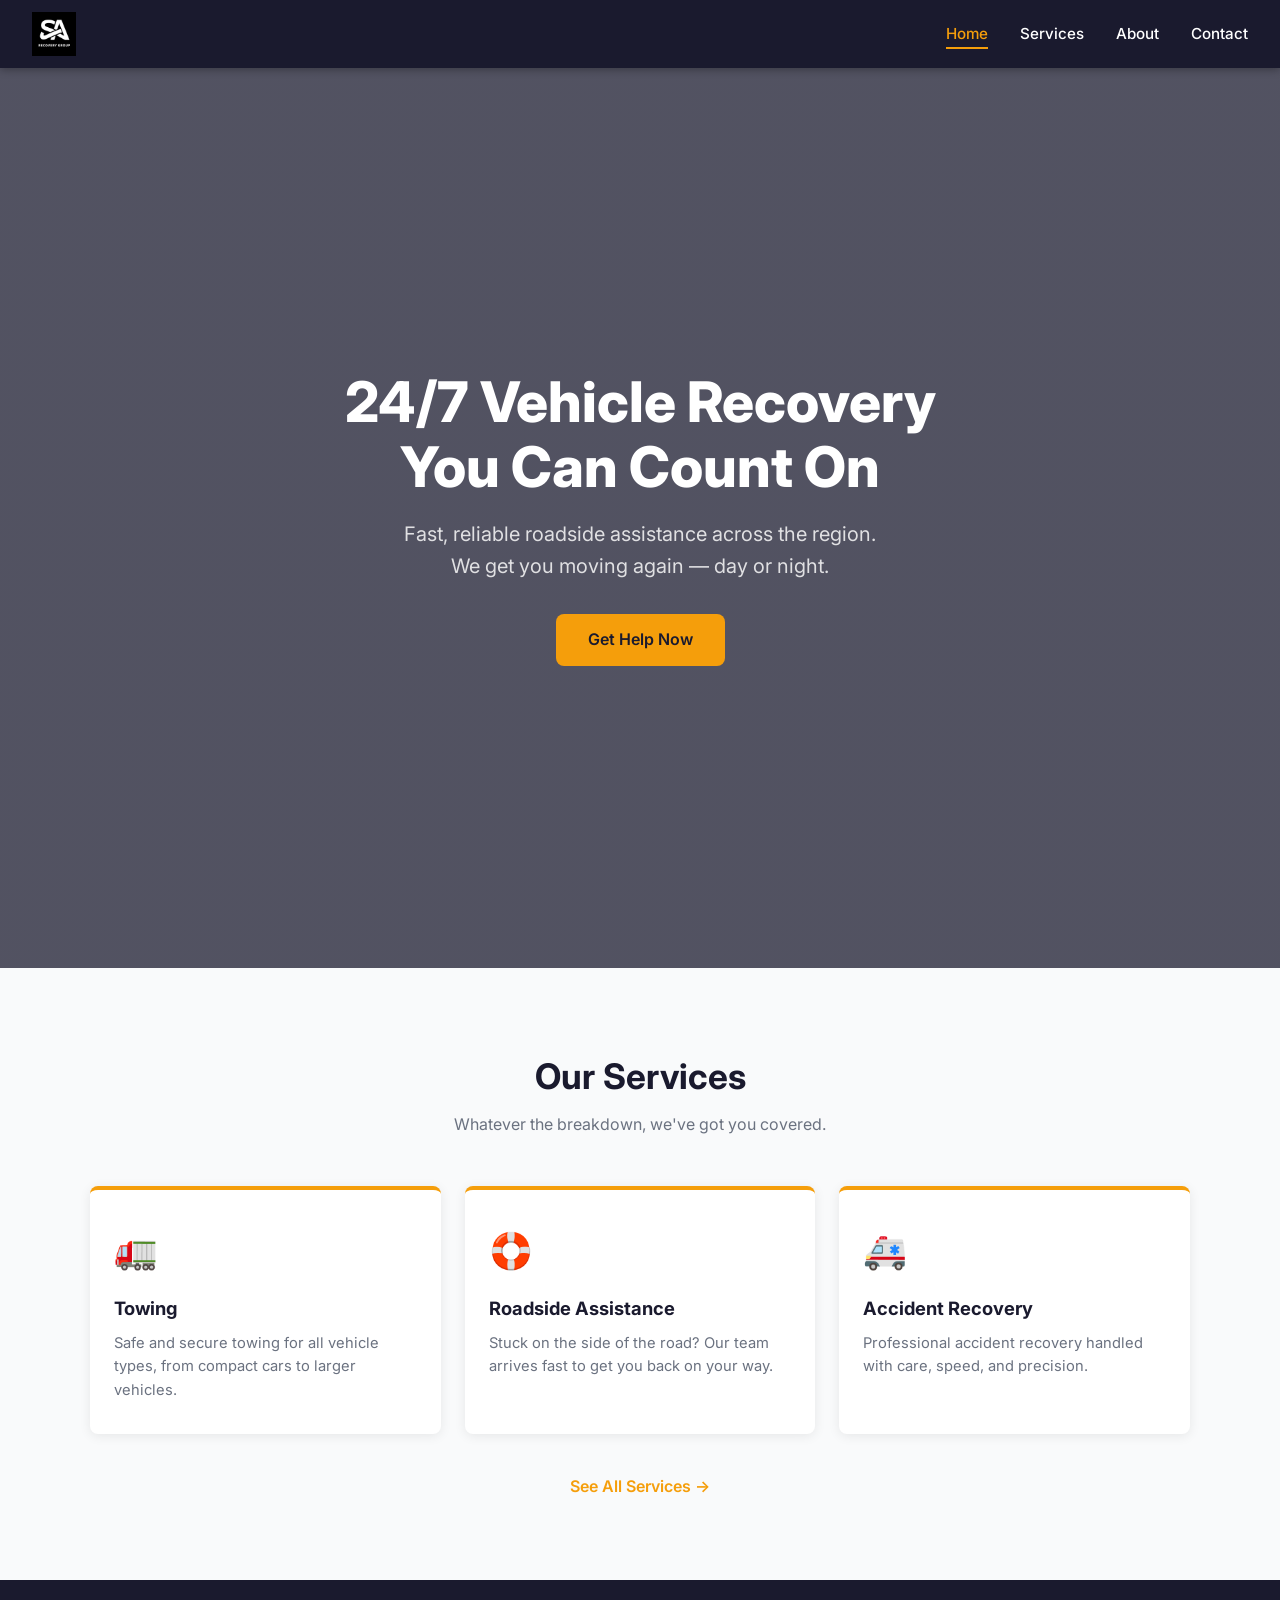
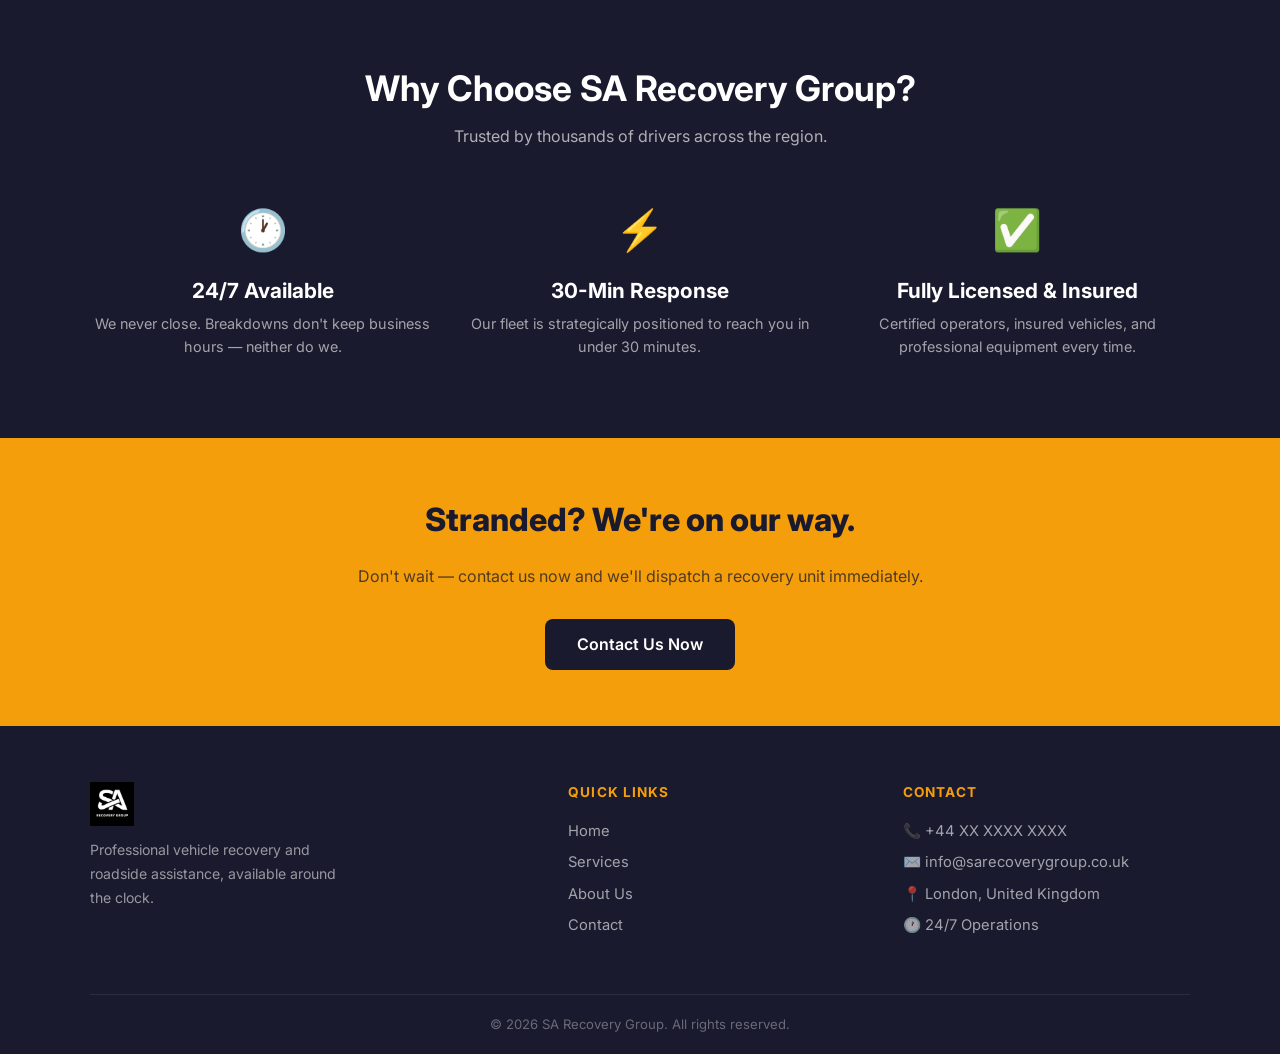
<file: index.html>
<!DOCTYPE html>
<html lang="en">
<head>
  <meta charset="UTF-8">
  <meta name="viewport" content="width=device-width, initial-scale=1.0">
  <title>SA Recovery Group — 24/7 Vehicle Recovery</title>
  <meta name="description" content="Fast, reliable vehicle recovery and roadside assistance. SA Recovery Group is available 24/7.">
  <link rel="preconnect" href="https://fonts.googleapis.com">
  <link rel="preconnect" href="https://fonts.gstatic.com" crossorigin>
  <link href="https://fonts.googleapis.com/css2?family=Inter:wght@400;500;600;700;800&display=swap" rel="stylesheet">
  <link rel="stylesheet" href="styles.css">
</head>
<body>

  <!-- Navbar -->
  <nav class="navbar">
    <a href="index.html" class="navbar-logo">
      <img src="white-black logo.png" alt="SA Recovery Group">
    </a>
    <ul class="navbar-links">
      <li><a href="index.html">Home</a></li>
      <li><a href="services.html">Services</a></li>
      <li><a href="about.html">About</a></li>
      <li><a href="contact.html">Contact</a></li>
    </ul>
    <button class="hamburger" aria-label="Toggle menu" aria-expanded="false">
      <span></span><span></span><span></span>
    </button>
  </nav>
  <div class="mobile-menu">
    <a href="index.html">Home</a>
    <a href="services.html">Services</a>
    <a href="about.html">About</a>
    <a href="contact.html">Contact</a>
  </div>

  <!-- Hero -->
  <section class="hero">
    <div class="hero-content">
      <h1>24/7 Vehicle Recovery<br>You Can Count On</h1>
      <p>Fast, reliable roadside assistance across the region.<br>We get you moving again — day or night.</p>
      <a href="contact.html" class="btn btn-primary">Get Help Now</a>
    </div>
  </section>

  <!-- Services Preview -->
  <section class="section">
    <div class="container">
      <h2 class="section-title">Our Services</h2>
      <p class="section-subtitle">Whatever the breakdown, we've got you covered.</p>
      <div class="cards-grid">
        <div class="card">
          <div class="card-icon">🚛</div>
          <h3>Towing</h3>
          <p>Safe and secure towing for all vehicle types, from compact cars to larger vehicles.</p>
        </div>
        <div class="card">
          <div class="card-icon">🛟</div>
          <h3>Roadside Assistance</h3>
          <p>Stuck on the side of the road? Our team arrives fast to get you back on your way.</p>
        </div>
        <div class="card">
          <div class="card-icon">🚑</div>
          <h3>Accident Recovery</h3>
          <p>Professional accident recovery handled with care, speed, and precision.</p>
        </div>
      </div>
      <div class="see-all">
        <a href="services.html">See All Services &rarr;</a>
      </div>
    </div>
  </section>

  <!-- Why Us -->
  <section class="section section-dark">
    <div class="container">
      <h2 class="section-title light">Why Choose SA Recovery Group?</h2>
      <p class="section-subtitle light">Trusted by thousands of drivers across the region.</p>
      <div class="stats-grid">
        <div class="stat-item">
          <div class="stat-icon">🕐</div>
          <h3>24/7 Available</h3>
          <p>We never close. Breakdowns don't keep business hours — neither do we.</p>
        </div>
        <div class="stat-item">
          <div class="stat-icon">⚡</div>
          <h3>30-Min Response</h3>
          <p>Our fleet is strategically positioned to reach you in under 30 minutes.</p>
        </div>
        <div class="stat-item">
          <div class="stat-icon">✅</div>
          <h3>Fully Licensed & Insured</h3>
          <p>Certified operators, insured vehicles, and professional equipment every time.</p>
        </div>
      </div>
    </div>
  </section>

  <!-- CTA Banner -->
  <div class="cta-banner">
    <h2>Stranded? We're on our way.</h2>
    <p class="cta-sub">Don't wait — contact us now and we'll dispatch a recovery unit immediately.</p>
    <a href="contact.html" class="btn btn-dark">Contact Us Now</a>
  </div>

  <!-- Footer -->
  <footer class="footer">
    <div class="footer-grid">
      <div class="footer-brand">
        <img src="white-black logo.png" alt="SA Recovery Group">
        <p>Professional vehicle recovery and roadside assistance, available around the clock.</p>
      </div>
      <div class="footer-col">
        <h4>Quick Links</h4>
        <a href="index.html">Home</a>
        <a href="services.html">Services</a>
        <a href="about.html">About Us</a>
        <a href="contact.html">Contact</a>
      </div>
      <div class="footer-col">
        <h4>Contact</h4>
        <p>📞 +44 XX XXXX XXXX</p>
        <p>✉️ info@sarecoverygroup.co.uk</p>
        <p>📍 London, United Kingdom</p>
        <p>🕐 24/7 Operations</p>
      </div>
    </div>
    <div class="footer-bottom">
      &copy; 2026 SA Recovery Group. All rights reserved.
    </div>
  </footer>

  <script src="main.js"></script>
</body>
</html>
</file>
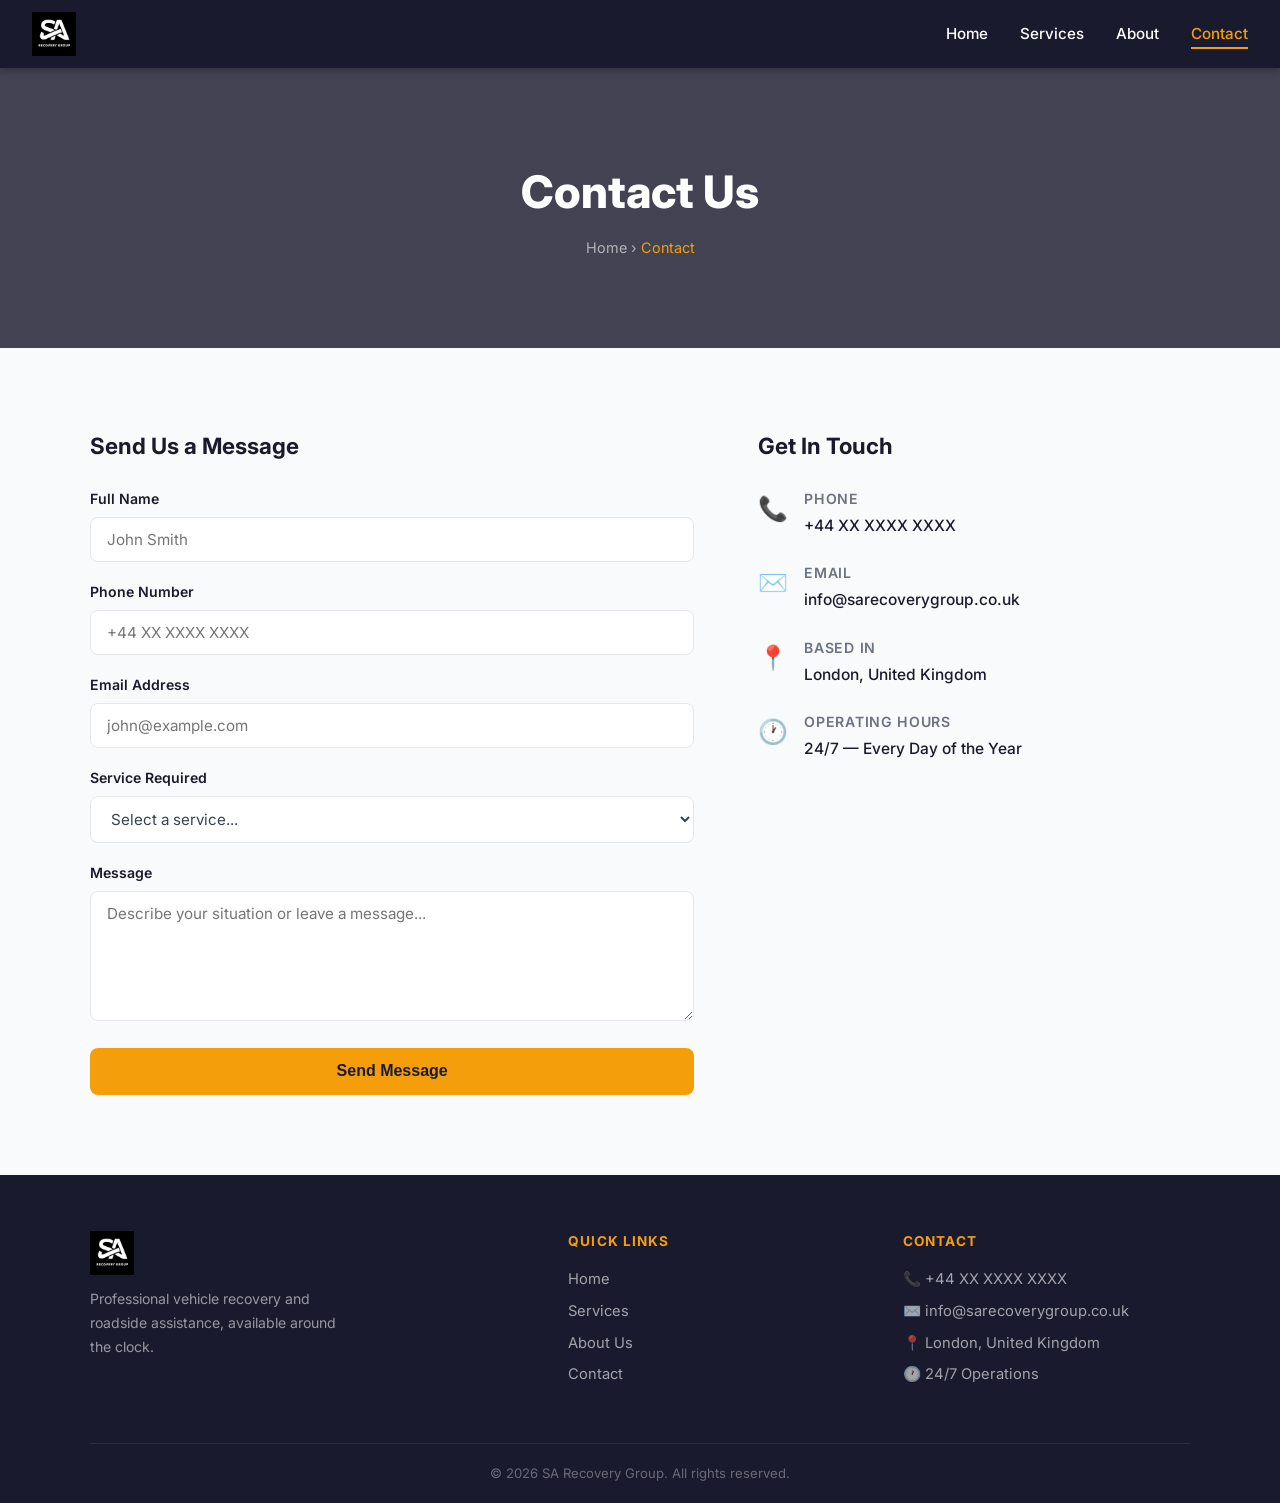
<file: contact.html>
<!DOCTYPE html>
<html lang="en">
<head>
  <meta charset="UTF-8">
  <meta name="viewport" content="width=device-width, initial-scale=1.0">
  <title>Contact Us — SA Recovery Group</title>
  <meta name="description" content="Contact SA Recovery Group for 24/7 vehicle recovery and roadside assistance.">
  <link rel="preconnect" href="https://fonts.googleapis.com">
  <link rel="preconnect" href="https://fonts.gstatic.com" crossorigin>
  <link href="https://fonts.googleapis.com/css2?family=Inter:wght@400;500;600;700;800&display=swap" rel="stylesheet">
  <link rel="stylesheet" href="styles.css">
</head>
<body>

  <!-- Navbar -->
  <nav class="navbar">
    <a href="index.html" class="navbar-logo">
      <img src="white-black logo.png" alt="SA Recovery Group">
    </a>
    <ul class="navbar-links">
      <li><a href="index.html">Home</a></li>
      <li><a href="services.html">Services</a></li>
      <li><a href="about.html">About</a></li>
      <li><a href="contact.html">Contact</a></li>
    </ul>
    <button class="hamburger" aria-label="Toggle menu" aria-expanded="false">
      <span></span><span></span><span></span>
    </button>
  </nav>
  <div class="mobile-menu">
    <a href="index.html">Home</a>
    <a href="services.html">Services</a>
    <a href="about.html">About</a>
    <a href="contact.html">Contact</a>
  </div>

  <!-- Page Hero -->
  <div class="page-hero">
    <h1>Contact Us</h1>
    <p class="breadcrumb">Home &rsaquo; <span>Contact</span></p>
  </div>

  <!-- Contact Section -->
  <section class="section">
    <div class="container">
      <div class="contact-grid">

        <!-- Form -->
        <div class="contact-form">
          <h2>Send Us a Message</h2>
          <form id="contact-form" novalidate>
            <div class="form-group">
              <label for="name">Full Name</label>
              <input type="text" id="name" name="name" placeholder="John Smith" required>
            </div>
            <div class="form-group">
              <label for="phone">Phone Number</label>
              <input type="tel" id="phone" name="phone" placeholder="+44 XX XXXX XXXX" required>
            </div>
            <div class="form-group">
              <label for="email">Email Address</label>
              <input type="email" id="email" name="email" placeholder="john@example.com" required>
            </div>
            <div class="form-group">
              <label for="service">Service Required</label>
              <select id="service" name="service" required>
                <option value="" disabled selected>Select a service...</option>
                <option value="towing">Towing</option>
                <option value="roadside">Roadside Assistance</option>
                <option value="jumpstart">Jump Start</option>
                <option value="tyre">Flat Tyre Change</option>
                <option value="fuel">Fuel Delivery</option>
                <option value="accident">Accident Recovery</option>
                <option value="longdistance">Long-Distance Towing</option>
              </select>
            </div>
            <div class="form-group">
              <label for="message">Message</label>
              <textarea id="message" name="message" placeholder="Describe your situation or leave a message..."></textarea>
            </div>
            <button type="submit" class="btn btn-primary btn-submit">Send Message</button>
          </form>
        </div>

        <!-- Info -->
        <div class="contact-info">
          <h2>Get In Touch</h2>
          <div class="info-item">
            <div class="info-icon">📞</div>
            <div>
              <h4>Phone</h4>
              <p>+44 XX XXXX XXXX</p>
            </div>
          </div>
          <div class="info-item">
            <div class="info-icon">✉️</div>
            <div>
              <h4>Email</h4>
              <p>info@sarecoverygroup.co.uk</p>
            </div>
          </div>
          <div class="info-item">
            <div class="info-icon">📍</div>
            <div>
              <h4>Based In</h4>
              <p>London, United Kingdom</p>
            </div>
          </div>
          <div class="info-item">
            <div class="info-icon">🕐</div>
            <div>
              <h4>Operating Hours</h4>
              <p>24/7 — Every Day of the Year</p>
            </div>
          </div>
        </div>

      </div>
    </div>
  </section>

  <!-- Footer -->
  <footer class="footer">
    <div class="footer-grid">
      <div class="footer-brand">
        <img src="white-black logo.png" alt="SA Recovery Group">
        <p>Professional vehicle recovery and roadside assistance, available around the clock.</p>
      </div>
      <div class="footer-col">
        <h4>Quick Links</h4>
        <a href="index.html">Home</a>
        <a href="services.html">Services</a>
        <a href="about.html">About Us</a>
        <a href="contact.html">Contact</a>
      </div>
      <div class="footer-col">
        <h4>Contact</h4>
        <p>📞 +44 XX XXXX XXXX</p>
        <p>✉️ info@sarecoverygroup.co.uk</p>
        <p>📍 London, United Kingdom</p>
        <p>🕐 24/7 Operations</p>
      </div>
    </div>
    <div class="footer-bottom">
      &copy; 2026 SA Recovery Group. All rights reserved.
    </div>
  </footer>

  <script src="main.js"></script>
</body>
</html>
</file>
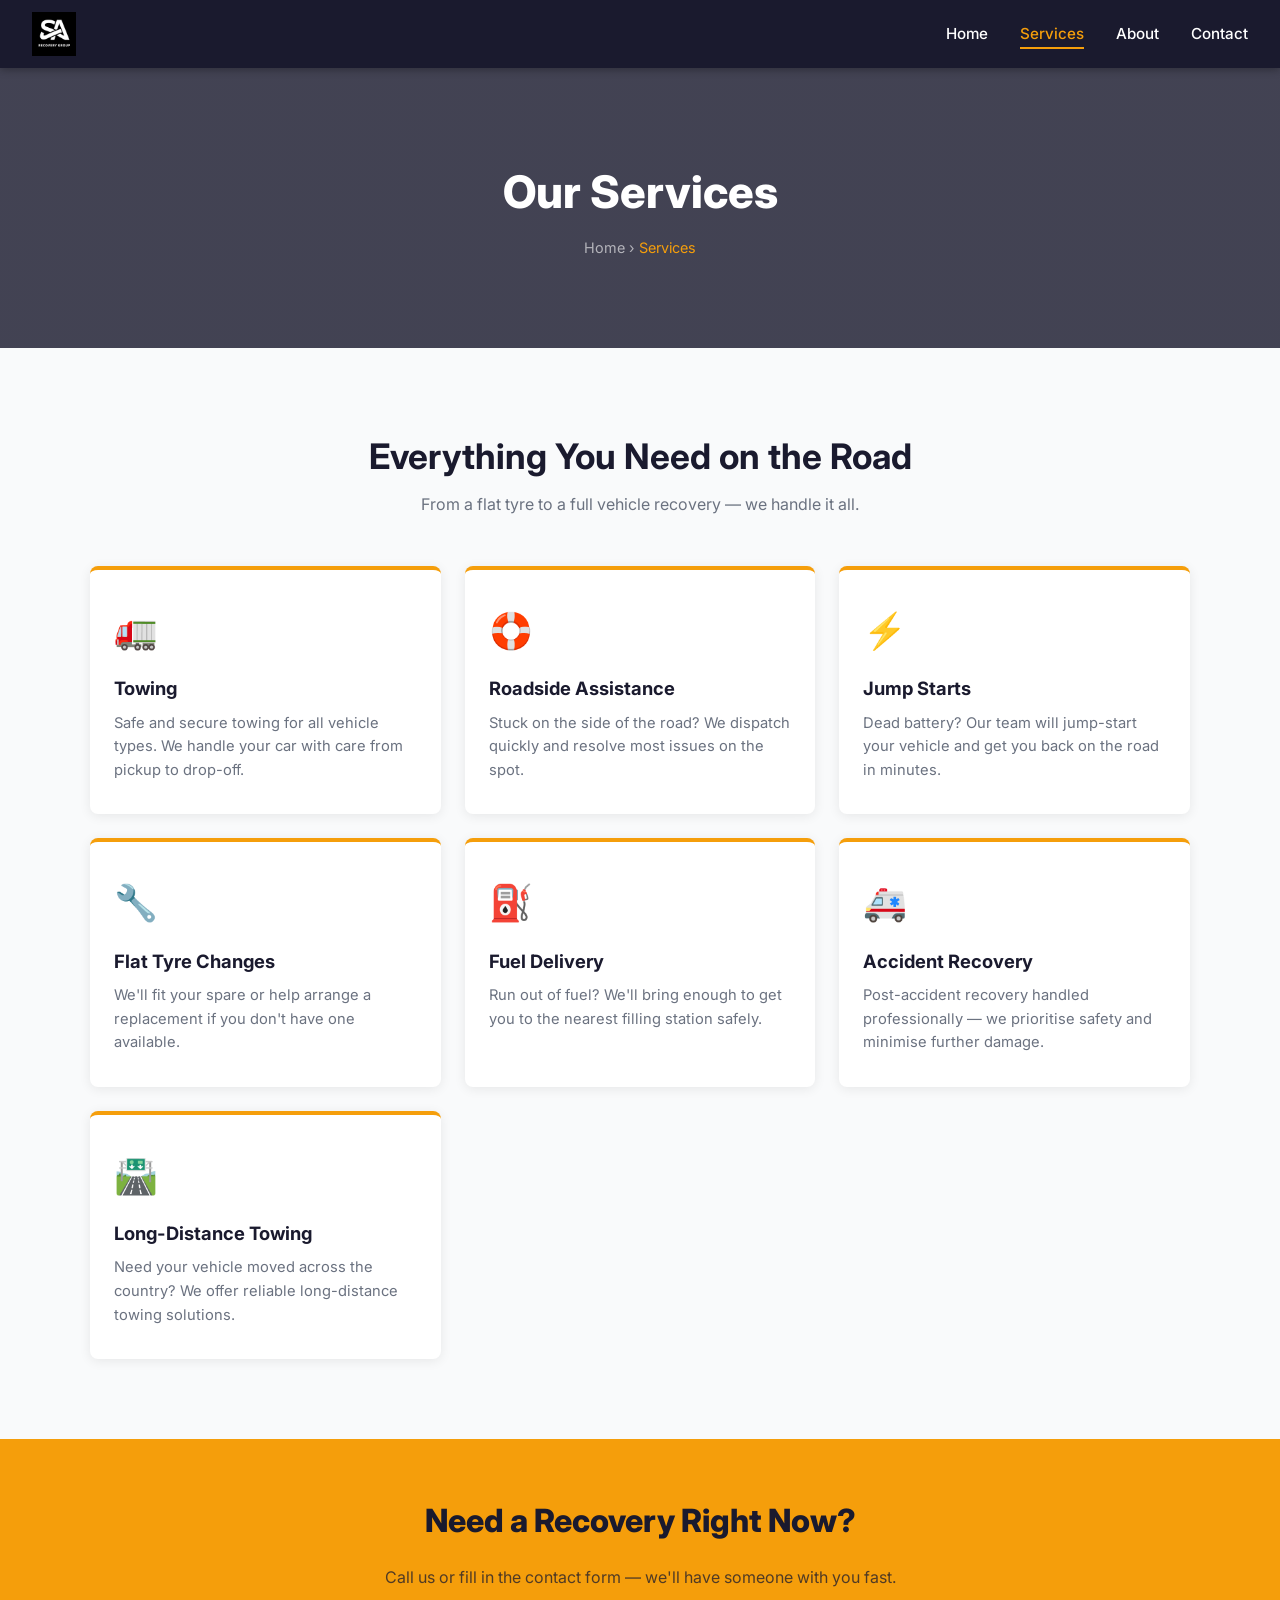
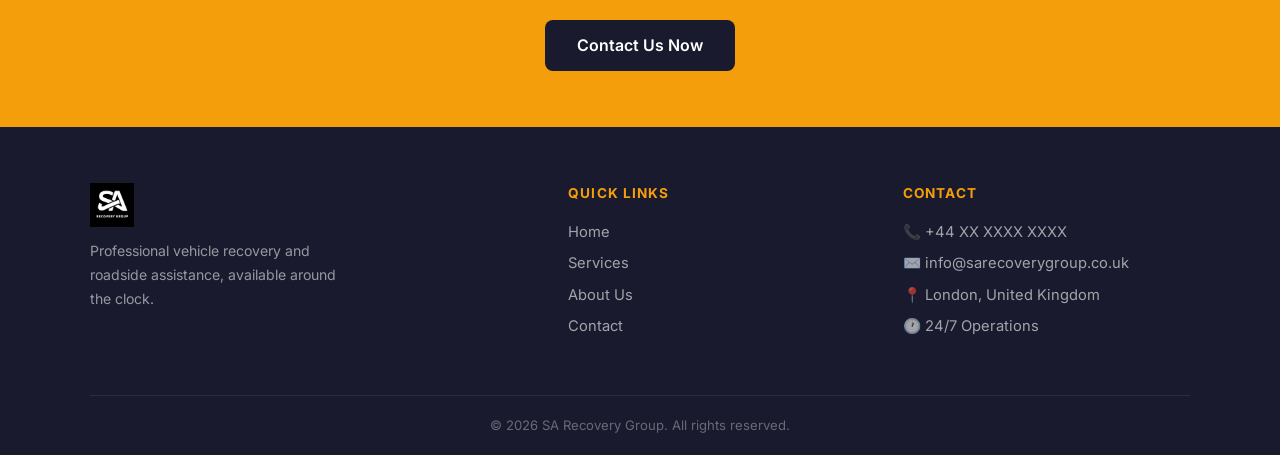
<file: services.html>
<!DOCTYPE html>
<html lang="en">
<head>
  <meta charset="UTF-8">
  <meta name="viewport" content="width=device-width, initial-scale=1.0">
  <title>Our Services — SA Recovery Group</title>
  <meta name="description" content="Full range of vehicle recovery services including towing, roadside assistance, jump starts, and more.">
  <link rel="preconnect" href="https://fonts.googleapis.com">
  <link rel="preconnect" href="https://fonts.gstatic.com" crossorigin>
  <link href="https://fonts.googleapis.com/css2?family=Inter:wght@400;500;600;700;800&display=swap" rel="stylesheet">
  <link rel="stylesheet" href="styles.css">
</head>
<body>

  <!-- Navbar -->
  <nav class="navbar">
    <a href="index.html" class="navbar-logo">
      <img src="white-black logo.png" alt="SA Recovery Group">
    </a>
    <ul class="navbar-links">
      <li><a href="index.html">Home</a></li>
      <li><a href="services.html">Services</a></li>
      <li><a href="about.html">About</a></li>
      <li><a href="contact.html">Contact</a></li>
    </ul>
    <button class="hamburger" aria-label="Toggle menu" aria-expanded="false">
      <span></span><span></span><span></span>
    </button>
  </nav>
  <div class="mobile-menu">
    <a href="index.html">Home</a>
    <a href="services.html">Services</a>
    <a href="about.html">About</a>
    <a href="contact.html">Contact</a>
  </div>

  <!-- Page Hero -->
  <div class="page-hero">
    <h1>Our Services</h1>
    <p class="breadcrumb">Home &rsaquo; <span>Services</span></p>
  </div>

  <!-- Services Grid -->
  <section class="section">
    <div class="container">
      <h2 class="section-title">Everything You Need on the Road</h2>
      <p class="section-subtitle">From a flat tyre to a full vehicle recovery — we handle it all.</p>
      <div class="cards-grid" style="grid-template-columns: repeat(3, 1fr);">
        <div class="card">
          <div class="card-icon">🚛</div>
          <h3>Towing</h3>
          <p>Safe and secure towing for all vehicle types. We handle your car with care from pickup to drop-off.</p>
        </div>
        <div class="card">
          <div class="card-icon">🛟</div>
          <h3>Roadside Assistance</h3>
          <p>Stuck on the side of the road? We dispatch quickly and resolve most issues on the spot.</p>
        </div>
        <div class="card">
          <div class="card-icon">⚡</div>
          <h3>Jump Starts</h3>
          <p>Dead battery? Our team will jump-start your vehicle and get you back on the road in minutes.</p>
        </div>
        <div class="card">
          <div class="card-icon">🔧</div>
          <h3>Flat Tyre Changes</h3>
          <p>We'll fit your spare or help arrange a replacement if you don't have one available.</p>
        </div>
        <div class="card">
          <div class="card-icon">⛽</div>
          <h3>Fuel Delivery</h3>
          <p>Run out of fuel? We'll bring enough to get you to the nearest filling station safely.</p>
        </div>
        <div class="card">
          <div class="card-icon">🚑</div>
          <h3>Accident Recovery</h3>
          <p>Post-accident recovery handled professionally — we prioritise safety and minimise further damage.</p>
        </div>
        <div class="card">
          <div class="card-icon">🛣️</div>
          <h3>Long-Distance Towing</h3>
          <p>Need your vehicle moved across the country? We offer reliable long-distance towing solutions.</p>
        </div>
      </div>
    </div>
  </section>

  <!-- CTA Banner -->
  <div class="cta-banner">
    <h2>Need a Recovery Right Now?</h2>
    <p class="cta-sub">Call us or fill in the contact form — we'll have someone with you fast.</p>
    <a href="contact.html" class="btn btn-dark">Contact Us Now</a>
  </div>

  <!-- Footer -->
  <footer class="footer">
    <div class="footer-grid">
      <div class="footer-brand">
        <img src="white-black logo.png" alt="SA Recovery Group">
        <p>Professional vehicle recovery and roadside assistance, available around the clock.</p>
      </div>
      <div class="footer-col">
        <h4>Quick Links</h4>
        <a href="index.html">Home</a>
        <a href="services.html">Services</a>
        <a href="about.html">About Us</a>
        <a href="contact.html">Contact</a>
      </div>
      <div class="footer-col">
        <h4>Contact</h4>
        <p>📞 +44 XX XXXX XXXX</p>
        <p>✉️ info@sarecoverygroup.co.uk</p>
        <p>📍 London, United Kingdom</p>
        <p>🕐 24/7 Operations</p>
      </div>
    </div>
    <div class="footer-bottom">
      &copy; 2026 SA Recovery Group. All rights reserved.
    </div>
  </footer>

  <script src="main.js"></script>
</body>
</html>
</file>
<file: styles.css>
/* ── Design Tokens ─────────────────────────────────────── */
:root {
  --dark:        #1a1a2e;
  --amber:       #f59e0b;
  --amber-hover: #d97706;
  --bg:          #f9fafb;
  --card-bg:     #ffffff;
  --text:        #374151;
  --muted:       #6b7280;
  --white:       #ffffff;
  --radius:       8px;
  --shadow:       0 2px 12px rgba(0,0,0,0.08);
  --transition:   0.2s ease;
  --dark-hover:   #2a2a4e;
  --border-light: #e5e7eb;
}

/* ── Reset ─────────────────────────────────────────────── */
*, *::before, *::after { margin: 0; padding: 0; box-sizing: border-box; }
html { scroll-behavior: smooth; }
body {
  font-family: 'Inter', sans-serif;
  color: var(--text);
  background: var(--bg);
  line-height: 1.6;
}
img { max-width: 100%; display: block; }
a { text-decoration: none; color: inherit; }
ul { list-style: none; }

/* ── Navbar ────────────────────────────────────────────── */
.navbar {
  position: sticky;
  top: 0;
  z-index: 100;
  background: var(--dark);
  padding: 0 2rem;
  display: flex;
  align-items: center;
  justify-content: space-between;
  height: 68px;
  box-shadow: 0 2px 8px rgba(0,0,0,0.3);
}
.navbar-logo img { height: 44px; object-fit: contain; }
.navbar-links {
  display: flex;
  gap: 2rem;
  align-items: center;
}
.navbar-links a {
  color: var(--white);
  font-weight: 500;
  font-size: 0.95rem;
  padding-bottom: 4px;
  border-bottom: 2px solid transparent;
  transition: border-color var(--transition), color var(--transition);
}
.navbar-links a:hover,
.navbar-links a.active {
  color: var(--amber);
  border-bottom-color: var(--amber);
}
.hamburger {
  display: none;
  flex-direction: column;
  gap: 5px;
  cursor: pointer;
  background: none;
  border: none;
  padding: 4px;
}
.hamburger span {
  display: block;
  width: 24px;
  height: 2px;
  background: var(--white);
  border-radius: 2px;
  transition: transform var(--transition), opacity var(--transition);
}
.mobile-menu {
  display: none;
  flex-direction: column;
  background: var(--dark);
  padding: 1rem 2rem 1.5rem;
  border-top: 1px solid rgba(255,255,255,0.08);
}
.mobile-menu a {
  color: var(--white);
  font-weight: 500;
  padding: 0.6rem 0;
  border-bottom: 1px solid rgba(255,255,255,0.06);
  transition: color var(--transition);
}
.mobile-menu a:hover,
.mobile-menu a.active { color: var(--amber); }
.mobile-menu.open { display: flex; }

/* ── Buttons ───────────────────────────────────────────── */
.btn {
  display: inline-block;
  padding: 0.8rem 2rem;
  border-radius: var(--radius);
  font-weight: 600;
  font-size: 1rem;
  cursor: pointer;
  border: none;
  transition: background var(--transition), transform var(--transition);
}
.btn:hover { transform: translateY(-1px); }
.btn-primary {
  background: var(--amber);
  color: var(--dark);
}
.btn-primary:hover { background: var(--amber-hover); }
.btn-dark {
  background: var(--dark);
  color: var(--white);
}
.btn-dark:hover { background: var(--dark-hover); }

/* ── Hero (Home) ───────────────────────────────────────── */
.hero {
  min-height: 100vh;
  background:
    linear-gradient(rgba(26,26,46,0.75), rgba(26,26,46,0.75)),
    url('https://images.unsplash.com/photo-1527786356703-4b100091cd2c?w=1600&auto=format&fit=crop') center/cover no-repeat;
  display: flex;
  align-items: center;
  justify-content: center;
  text-align: center;
  padding: 2rem;
}
.hero-content { max-width: 760px; }
.hero-content h1 {
  font-size: clamp(2rem, 5vw, 3.5rem);
  font-weight: 800;
  color: var(--white);
  line-height: 1.15;
  margin-bottom: 1.2rem;
}
.hero-content p {
  font-size: clamp(1rem, 2.5vw, 1.25rem);
  color: rgba(255,255,255,0.82);
  margin-bottom: 2rem;
}

/* ── Page Hero (inner pages) ───────────────────────────── */
.page-hero {
  height: 280px;
  background:
    linear-gradient(rgba(26,26,46,0.82), rgba(26,26,46,0.82)),
    url('https://images.unsplash.com/photo-1527786356703-4b100091cd2c?w=1600&auto=format&fit=crop') center/cover no-repeat;
  display: flex;
  align-items: center;
  justify-content: center;
  flex-direction: column;
  text-align: center;
  padding: 1rem;
}
.page-hero h1 {
  font-size: clamp(1.8rem, 4vw, 2.8rem);
  font-weight: 800;
  color: var(--white);
  margin-bottom: 0.5rem;
}
.page-hero .breadcrumb {
  font-size: 0.9rem;
  color: rgba(255,255,255,0.6);
}
.page-hero .breadcrumb span { color: var(--amber); }

/* ── Section wrapper ───────────────────────────────────── */
.section { padding: 5rem 2rem; }
.section-dark { background: var(--dark); }
.section-title {
  text-align: center;
  font-size: clamp(1.6rem, 3vw, 2.2rem);
  font-weight: 700;
  color: var(--dark);
  margin-bottom: 0.5rem;
}
.section-title.light { color: var(--white); }
.section-subtitle {
  text-align: center;
  color: var(--muted);
  margin-bottom: 3rem;
  font-size: 1rem;
}
.section-subtitle.light { color: rgba(255,255,255,0.65); }
.container { max-width: 1100px; margin: 0 auto; }

/* ── Cards grid ────────────────────────────────────────── */
.cards-grid {
  display: grid;
  grid-template-columns: repeat(3, 1fr);
  gap: 1.5rem;
}
.card {
  background: var(--card-bg);
  border-radius: var(--radius);
  padding: 2rem 1.5rem;
  box-shadow: var(--shadow);
  border-top: 4px solid var(--amber);
  transition: transform var(--transition), box-shadow var(--transition);
}
.card:hover {
  transform: translateY(-4px);
  box-shadow: 0 8px 24px rgba(0,0,0,0.12);
}
.card-icon {
  font-size: 2.2rem;
  margin-bottom: 1rem;
}
.card h3 {
  font-size: 1.15rem;
  font-weight: 700;
  color: var(--dark);
  margin-bottom: 0.5rem;
}
.card p {
  font-size: 0.92rem;
  color: var(--muted);
  line-height: 1.6;
}

/* ── Why-Us stats ──────────────────────────────────────── */
.stats-grid {
  display: grid;
  grid-template-columns: repeat(3, 1fr);
  gap: 2rem;
  text-align: center;
}
.stat-item .stat-icon {
  font-size: 2.5rem;
  color: var(--amber);
  margin-bottom: 0.75rem;
}
.stat-item h3 {
  font-size: 1.3rem;
  font-weight: 700;
  color: var(--white);
  margin-bottom: 0.3rem;
}
.stat-item p {
  font-size: 0.9rem;
  color: rgba(255,255,255,0.6);
}

/* ── CTA Banner ────────────────────────────────────────── */
.cta-banner {
  background: var(--amber);
  padding: 3.5rem 2rem;
  text-align: center;
}
.cta-banner h2 {
  font-size: clamp(1.5rem, 3vw, 2rem);
  font-weight: 800;
  color: var(--dark);
  margin-bottom: 1.2rem;
}
.cta-banner .cta-sub {
  color: rgba(26,26,46,0.75);
  margin-bottom: 1.8rem;
  font-size: 1rem;
}

/* ── See All link ──────────────────────────────────────── */
.see-all {
  text-align: center;
  margin-top: 2.5rem;
}
.see-all a {
  color: var(--amber);
  font-weight: 600;
  font-size: 1rem;
  border-bottom: 2px solid transparent;
  transition: border-color var(--transition);
}
.see-all a:hover { border-bottom-color: var(--amber); }

/* ── About: two-column story ───────────────────────────── */
.two-col {
  display: grid;
  grid-template-columns: 1fr 1fr;
  gap: 4rem;
  align-items: center;
}
.two-col img {
  width: 100%;
  height: 380px;
  object-fit: cover;
  border-radius: var(--radius);
  box-shadow: var(--shadow);
}
.story-text h2 {
  font-size: clamp(1.5rem, 2.5vw, 2rem);
  font-weight: 700;
  color: var(--dark);
  margin-bottom: 1rem;
}
.story-text p {
  color: var(--muted);
  margin-bottom: 1rem;
  font-size: 0.97rem;
}
.story-text .highlight {
  color: var(--amber);
  font-weight: 600;
}

/* ── Values pills ──────────────────────────────────────── */
.values-grid {
  display: grid;
  grid-template-columns: repeat(3, 1fr);
  gap: 1.5rem;
  text-align: center;
}
.value-card {
  padding: 2rem 1.5rem;
  border-radius: var(--radius);
  background: rgba(255,255,255,0.05);
  border: 1px solid rgba(255,255,255,0.1);
}
.value-card .val-icon {
  font-size: 2.2rem;
  color: var(--amber);
  margin-bottom: 0.75rem;
}
.value-card h3 {
  font-size: 1.1rem;
  font-weight: 700;
  color: var(--white);
  margin-bottom: 0.4rem;
}
.value-card p {
  font-size: 0.88rem;
  color: rgba(255,255,255,0.6);
}

/* ── Image strip ───────────────────────────────────────── */
.img-strip {
  height: 300px;
  background: url('https://images.unsplash.com/photo-1591768575198-88dac53fbd0a?w=1600&auto=format&fit=crop') center/cover no-repeat;
}

/* ── Contact layout ────────────────────────────────────── */
.contact-grid {
  display: grid;
  grid-template-columns: 1.4fr 1fr;
  gap: 4rem;
  align-items: start;
}
.contact-form h2,
.contact-info h2 {
  font-size: 1.4rem;
  font-weight: 700;
  color: var(--dark);
  margin-bottom: 1.5rem;
}
.form-group {
  margin-bottom: 1.2rem;
}
.form-group label {
  display: block;
  font-size: 0.88rem;
  font-weight: 600;
  color: var(--dark);
  margin-bottom: 0.4rem;
}
.form-group input,
.form-group select,
.form-group textarea {
  width: 100%;
  padding: 0.75rem 1rem;
  border: 1.5px solid var(--border-light);
  border-radius: var(--radius);
  font-family: 'Inter', sans-serif;
  font-size: 0.95rem;
  color: var(--text);
  background: var(--white);
  transition: border-color var(--transition);
}
.form-group input:focus,
.form-group select:focus,
.form-group textarea:focus {
  outline: none;
  border-color: var(--amber);
}
.form-group textarea { resize: vertical; min-height: 130px; }
.btn-submit {
  width: 100%;
  padding: 0.9rem;
  font-size: 1rem;
  font-weight: 700;
}

/* ── Contact info ──────────────────────────────────────── */
.info-item {
  display: flex;
  gap: 1rem;
  align-items: flex-start;
  margin-bottom: 1.5rem;
}
.info-icon {
  font-size: 1.5rem;
  color: var(--amber);
  flex-shrink: 0;
  margin-top: 2px;
}
.info-item h4 {
  font-size: 0.88rem;
  font-weight: 600;
  color: var(--muted);
  text-transform: uppercase;
  letter-spacing: 0.05em;
  margin-bottom: 0.2rem;
}
.info-item p {
  font-size: 0.97rem;
  color: var(--dark);
  font-weight: 500;
}

/* ── Footer ────────────────────────────────────────────── */
.footer {
  background: var(--dark);
  color: var(--white);
  padding: 3.5rem 2rem 0;
}
.footer-grid {
  display: grid;
  grid-template-columns: 1.5fr 1fr 1fr;
  gap: 3rem;
  max-width: 1100px;
  margin: 0 auto;
  padding-bottom: 3rem;
  border-bottom: 1px solid rgba(255,255,255,0.08);
}
.footer-brand img { height: 44px; margin-bottom: 0.75rem; }
.footer-brand p {
  font-size: 0.88rem;
  color: rgba(255,255,255,0.55);
  line-height: 1.7;
  max-width: 260px;
}
.footer-col h4 {
  font-size: 0.85rem;
  font-weight: 700;
  text-transform: uppercase;
  letter-spacing: 0.08em;
  color: var(--amber);
  margin-bottom: 1rem;
}
.footer-col a,
.footer-col p {
  display: block;
  font-size: 0.92rem;
  color: rgba(255,255,255,0.6);
  margin-bottom: 0.5rem;
  transition: color var(--transition);
}
.footer-col a:hover { color: var(--amber); }
.footer-bottom {
  max-width: 1100px;
  margin: 0 auto;
  padding: 1.2rem 0;
  font-size: 0.82rem;
  color: rgba(255,255,255,0.35);
  text-align: center;
}

/* ── Responsive ────────────────────────────────────────── */
@media (max-width: 768px) {
  .navbar-links { display: none; }
  .hamburger { display: flex; }
  .cards-grid { grid-template-columns: repeat(2, 1fr); }
  .stats-grid { grid-template-columns: 1fr; gap: 1.5rem; }
  .two-col { grid-template-columns: 1fr; gap: 2rem; }
  .values-grid { grid-template-columns: 1fr; }
  .contact-grid { grid-template-columns: 1fr; gap: 2.5rem; }
  .footer-grid { grid-template-columns: 1fr; gap: 2rem; }
}

@media (max-width: 480px) {
  .section { padding: 3.5rem 1rem; }
  .navbar { padding: 0 1rem; }
  .mobile-menu { padding: 1rem 1rem 1.5rem; }
  .cards-grid { grid-template-columns: 1fr; }
  .card { padding: 1.5rem 1.2rem; }
}
</file>
